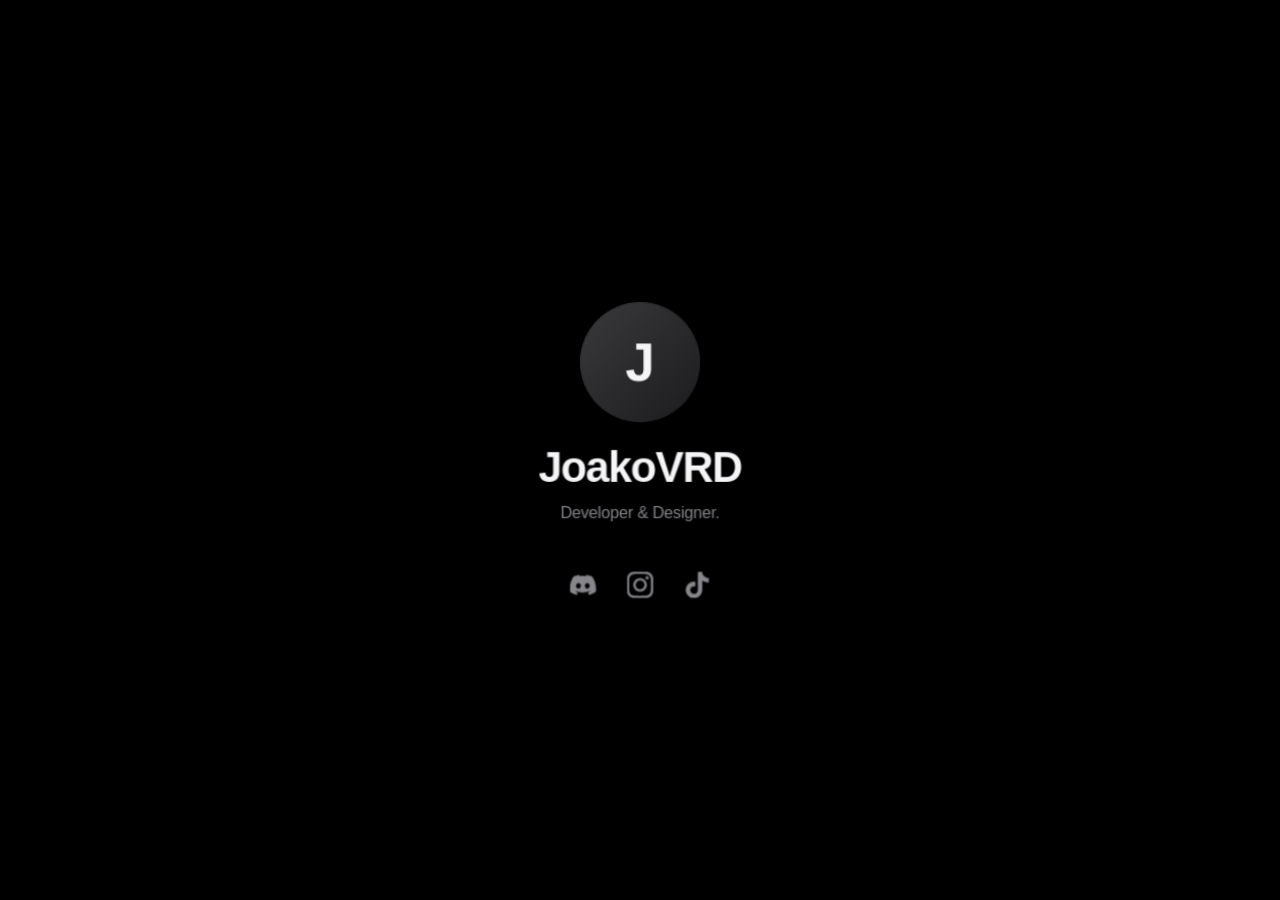
<file: index.html>
<!doctype html>
<html lang="es">
<head>
  <meta charset="utf-8" />
  <meta name="viewport" content="width=device-width, initial-scale=1, viewport-fit=cover" />
  <title>perfil</title>
  <meta name="description" content="" />
  <meta property="og:type" content="profile" />
  <meta property="og:title" content="" />
  <meta property="og:description" content="" />
  <meta property="og:image" content="" />
  <meta name="twitter:card" content="summary" />
  <meta name="theme-color" content="#0a0a0f" />
  <link rel="icon" id="favicon" href="data:," />
  <link rel="preconnect" href="https://fonts.googleapis.com" />
  <link rel="preconnect" href="https://fonts.gstatic.com" crossorigin />
  <link rel="stylesheet" href="assets/css/style.css" />
  <script src="assets/js/defaults.js"></script>
  <script src="assets/js/icons.js"></script>
  <!-- config.js sin caché: los cambios guardados se ven apenas GitHub Pages publica -->
  <script>document.write('<script src="config.js?v=' + Date.now() + '"><\/script>');</script>
</head>
<body>
  <div id="bg" class="bg" aria-hidden="true"></div>
  <div id="bg-overlay" class="bg-overlay" aria-hidden="true"></div>
  <canvas id="particles" class="fx-layer" aria-hidden="true"></canvas>

  <button id="enter" class="enter" type="button" hidden>
    <span id="enter-text" class="enter-text"></span>
  </button>

  <main id="app" class="app" hidden>
    <article id="card" class="card">
      <div class="card-shine" aria-hidden="true"></div>

      <div class="avatar-wrap" id="avatar-wrap">
        <img id="avatar" class="avatar" alt="" referrerpolicy="no-referrer" />
        <img id="avatar-deco" class="avatar-deco" alt="" hidden />
        <span id="status-dot" class="status-dot" hidden></span>
      </div>

      <h1 id="name" class="name"><span id="name-text"></span></h1>
      <div id="badges" class="badges"></div>
      <p id="bio" class="bio"></p>

      <div id="meta" class="meta"></div>

      <section id="stack" class="section" hidden aria-labelledby="stack-title">
        <h2 id="stack-title" class="section-title"></h2>
        <div id="stack-list" class="stack"></div>
      </section>

      <section id="discord" class="discord" hidden aria-live="polite"></section>

      <section id="gh" class="section" hidden aria-labelledby="gh-title">
        <h2 id="gh-title" class="section-title"></h2>
        <div id="gh-stats" class="gh-stats"></div>
        <div id="gh-repos" class="gh-repos"></div>
      </section>
      <nav id="buttons" class="buttons" aria-label="Enlaces destacados"></nav>
      <nav id="links" class="links" aria-label="Redes sociales"></nav>

      <section id="player" class="player" hidden aria-label="Reproductor de música">
        <img id="player-cover" class="player-cover" alt="" hidden />
        <div class="player-main">
          <div class="player-info">
            <span id="player-title" class="player-title"></span>
            <span id="player-artist" class="player-artist"></span>
            <span class="eq" aria-hidden="true"><i></i><i></i><i></i><i></i></span>
          </div>
          <div class="player-bar">
            <span id="player-cur" class="player-time">0:00</span>
            <div id="player-progress" class="player-progress" role="slider" aria-label="Progreso" tabindex="0"><div id="player-fill"></div></div>
            <span id="player-dur" class="player-time">0:00</span>
          </div>
        </div>
        <div class="player-controls">
          <button id="player-prev" type="button" aria-label="Anterior"><svg viewBox="0 0 24 24"><path d="M6 6h2v12H6zM9.5 12 18 6v12z"/></svg></button>
          <button id="player-play" type="button" aria-label="Reproducir"><svg viewBox="0 0 24 24"><path id="player-play-icon" d="M8 5v14l11-7z"/></svg></button>
          <button id="player-next" type="button" aria-label="Siguiente"><svg viewBox="0 0 24 24"><path d="M16 6h2v12h-2zM6 18l8.5-6L6 6z"/></svg></button>
        </div>
      </section>
    </article>
  </main>

  <div id="volume" class="volume" hidden>
    <button id="volume-btn" type="button" aria-label="Silenciar"><svg viewBox="0 0 24 24"><path id="volume-icon" d=""/></svg></button>
    <input id="volume-range" type="range" min="0" max="1" step="0.01" aria-label="Volumen" />
  </div>

  <button id="share" class="share" type="button" aria-label="Copiar enlace del perfil" title="Compartir" hidden>
    <svg viewBox="0 0 24 24"><path d="M18 16a3 3 0 0 0-2.4 1.2l-6.7-3.4a3 3 0 0 0 0-1.6l6.7-3.4A3 3 0 1 0 15 7c0 .3 0 .5.1.8L8.4 11.2a3 3 0 1 0 0 3.6l6.7 3.4-.1.8a3 3 0 1 0 3-3z"/></svg>
  </button>

  <canvas id="cursor-fx" class="fx-layer fx-top" aria-hidden="true"></canvas>
  <div id="toast" class="toast" role="status" aria-live="polite"></div>

  <script src="assets/js/effects.js"></script>
  <script src="assets/js/profile.js"></script>
</body>
</html>
</file>
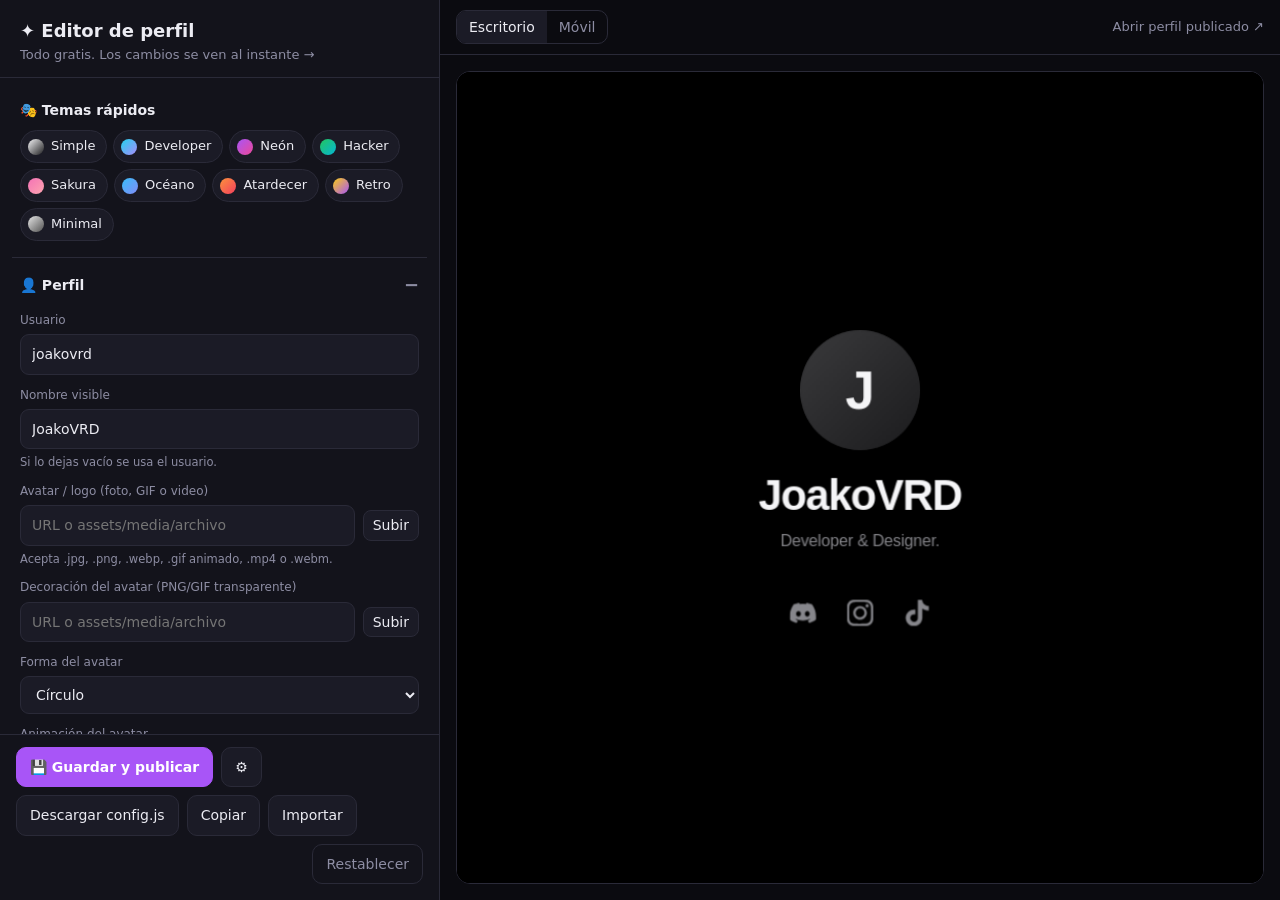
<file: editor.html>
<!doctype html>
<html lang="es">
<head>
  <meta charset="utf-8" />
  <meta name="viewport" content="width=device-width, initial-scale=1" />
  <title>Editor de perfil</title>
  <meta name="robots" content="noindex" />
  <link rel="icon" href="data:image/svg+xml,<svg xmlns='http://www.w3.org/2000/svg' viewBox='0 0 24 24'><text y='20' font-size='20'>✦</text></svg>" />
  <link rel="stylesheet" href="assets/css/editor.css" />
  <script src="assets/js/defaults.js"></script>
  <script src="assets/js/icons.js"></script>
  <!-- config.js sin caché: los cambios guardados se ven apenas GitHub Pages publica -->
  <script>document.write('<script src="config.js?v=' + Date.now() + '"><\/script>');</script>
</head>
<body>
  <aside class="side">
    <header class="side-head">
      <div>
        <h1>✦ Editor de perfil</h1>
        <p>Todo gratis. Los cambios se ven al instante →</p>
      </div>
    </header>

    <form id="form" class="form" autocomplete="off" onsubmit="return false"></form>

    <footer class="side-foot">
      <div id="files" class="files" hidden></div>
      <div id="publish-status" class="publish-status" hidden></div>
      <div class="actions">
        <button id="publish" type="button" class="primary" title="Guarda en GitHub y publica tu perfil (Ctrl+S)">💾 Guardar y publicar<span id="dirty" class="dirty" hidden aria-label="cambios sin guardar"></span></button>
        <button id="gh-settings" type="button" title="Conexión con GitHub" aria-label="Conexión con GitHub">⚙</button>
        <button id="download" type="button">Descargar config.js</button>
        <button id="copy" type="button">Copiar</button>
        <label class="btn-like">Importar<input id="import" type="file" accept=".js,.json" hidden /></label>
        <button id="reset" type="button" class="ghost" title="Descarta los cambios del editor y vuelve a config.js">Restablecer</button>
      </div>
    </footer>
  </aside>

  <main class="preview">
    <div class="preview-bar">
      <div class="seg" role="group" aria-label="Tamaño de vista previa">
        <button type="button" data-size="desktop" class="on">Escritorio</button>
        <button type="button" data-size="mobile">Móvil</button>
      </div>
      <a href="index.html" target="_blank" rel="noopener">Abrir perfil publicado ↗</a>
    </div>
    <div class="frame-wrap"><iframe id="frame" title="Vista previa del perfil" src="index.html?preview=1"></iframe></div>
  </main>

  <dialog id="gh-dialog" class="gh-dialog">
    <form method="dialog" id="gh-form">
      <h2>Conectar con GitHub</h2>
      <p>Para guardar directamente, el editor necesita un <strong>token personal</strong> de tu cuenta de GitHub. Se crea una sola vez:</p>
      <ol>
        <li>Abre <a href="https://github.com/settings/personal-access-tokens/new" target="_blank" rel="noopener">github.com/settings/personal-access-tokens/new</a></li>
        <li><em>Token name</em>: "Editor de perfil". <em>Expiration</em>: la que quieras (puede ser sin vencimiento).</li>
        <li><em>Repository access</em> → <strong>Only select repositories</strong> → elige este repositorio.</li>
        <li><em>Permissions</em> → <em>Repository permissions</em> → <strong>Contents: Read and write</strong>.</li>
        <li>Pulsa <strong>Generate token</strong>, cópialo y pégalo aquí abajo.</li>
      </ol>
      <div class="grid2">
        <label class="field"><span>Usuario de GitHub</span><input id="gh-owner" type="text" required /></label>
        <label class="field"><span>Repositorio</span><input id="gh-repo" type="text" required /></label>
      </div>
      <label class="field"><span>Rama publicada (la de GitHub Pages)</span><input id="gh-branch" type="text" required /></label>
      <label class="field"><span>Token</span><input id="gh-token" type="password" placeholder="github_pat_…" autocomplete="off" required /></label>
      <label class="check"><input id="gh-remember" type="checkbox" checked /> Recordar en este navegador <small>— no lo marques en computadoras compartidas</small></label>
      <p class="gh-note">El token solo se guarda en tu navegador y solo se envía a api.github.com. Nunca se sube al repositorio.</p>
      <div class="actions">
        <button type="submit" value="ok" class="primary">Guardar conexión</button>
        <button type="button" id="gh-forget" class="ghost">Olvidar token</button>
        <button type="submit" value="cancel" formnovalidate>Cancelar</button>
      </div>
    </form>
  </dialog>

  <div id="toast" class="toast" role="status" aria-live="polite"></div>
  <script src="assets/js/publish.js"></script>
  <script src="assets/js/editor.js"></script>
</body>
</html>
</file>
<file: assets/css/style.css>
:root {
  --accent: #a855f7;
  --secondary: #ec4899;
  --text: #ffffff;
  --icon: #ffffff;
  --card-bg: rgba(10, 10, 15, 0.35);
  --card-blur: 14px;
  --radius: 22px;
  --font: "Poppins", system-ui, -apple-system, "Segoe UI", sans-serif;
  --muted: color-mix(in srgb, var(--text) 62%, transparent);
  --line: color-mix(in srgb, var(--text) 12%, transparent);
  --name: var(--text);
  --bio: var(--muted);
  --sel-bg: color-mix(in srgb, var(--accent) 75%, transparent);
  --sel-fg: #ffffff;
  --icon-size: 30px;
}

::selection { background: var(--sel-bg); color: var(--sel-fg); -webkit-text-fill-color: var(--sel-fg); text-shadow: none; }
html { scrollbar-color: var(--accent) transparent; scrollbar-width: thin; }
::-webkit-scrollbar { width: 8px; }
::-webkit-scrollbar-thumb { background: color-mix(in srgb, var(--accent) 70%, transparent); border-radius: 8px; }
:focus-visible { outline-color: var(--accent); }

*, *::before, *::after { box-sizing: border-box; }
html, body { height: 100%; }
body {
  margin: 0;
  font-family: var(--font);
  color: var(--text);
  background: #07060b;
  overflow-x: hidden;
  -webkit-font-smoothing: antialiased;
}
[hidden] { display: none !important; }
button { font: inherit; color: inherit; }
a { color: inherit; }

/* ------------------------------------------------------------------ fondo */
.bg, .bg-overlay, .fx-layer { position: fixed; inset: 0; }
.bg { z-index: 0; background-size: cover; background-position: center; }
.bg .slide { position: absolute; inset: 0; opacity: 0; transition: opacity 1.2s ease; overflow: hidden; }
.bg .slide.on { opacity: 1; }
.bg .slide > video, .bg .slide > img { width: 100%; height: 100%; object-fit: cover; display: block; }
.bg.kenburns .slide.on > img { animation: kenburns 14s ease-out both; }
@keyframes kenburns { from { transform: scale(1); } to { transform: scale(1.12) translate(-1.5%, -1%); } }
.bg.animated { background-size: 300% 300%; animation: bg-shift 18s ease infinite; }
@keyframes bg-shift { 0%, 100% { background-position: 0% 50%; } 50% { background-position: 100% 50%; } }
.bg-overlay { z-index: 1; background: #000; opacity: 0.35; pointer-events: none; }
.fx-layer { z-index: 2; pointer-events: none; }
.fx-top { z-index: 50; }

/* ------------------------------------------------------ pantalla de entrada */
.enter {
  position: fixed; inset: 0; z-index: 40;
  display: grid; place-items: center;
  border: 0; cursor: pointer;
  background: rgba(0, 0, 0, 0.55);
  backdrop-filter: blur(18px); -webkit-backdrop-filter: blur(18px);
  transition: opacity 0.7s ease, visibility 0.7s;
}
.enter.gone { opacity: 0; visibility: hidden; }
.enter-text {
  font-size: clamp(1rem, 2.4vw, 1.35rem);
  letter-spacing: 0.08em;
  animation: pulse 2.4s ease-in-out infinite;
  text-shadow: 0 0 18px var(--accent);
}
@keyframes pulse { 50% { opacity: 0.45; } }

/* ------------------------------------------------------------------ tarjeta */
.app {
  position: relative; z-index: 10;
  min-height: 100%;
  display: grid; place-items: center;
  padding: 48px 16px;
  perspective: 1200px;
}
.card {
  position: relative;
  width: min(100%, 560px);
  padding: 36px 32px 28px;
  display: flex; flex-direction: column; align-items: center; text-align: center; gap: 10px;
  background: var(--card-bg);
  border-radius: var(--radius);
  backdrop-filter: blur(var(--card-blur)) saturate(140%);
  -webkit-backdrop-filter: blur(var(--card-blur)) saturate(140%);
  transform-style: preserve-3d;
  transition: transform 0.25s ease-out, box-shadow 0.3s;
  will-change: transform;
}
.card.bordered { border: 1px solid var(--line); }
.card.glow { box-shadow: 0 0 40px -8px color-mix(in srgb, var(--accent) 55%, transparent), 0 20px 60px -20px rgba(0, 0, 0, 0.6); }
.card-shine {
  position: absolute; inset: 0; border-radius: inherit; pointer-events: none;
  background: radial-gradient(600px circle at var(--mx, 50%) var(--my, 0%), rgba(255, 255, 255, 0.09), transparent 40%);
  opacity: 0; transition: opacity 0.3s;
}
.card:hover .card-shine { opacity: 1; }
.layout-minimal .card::before, .layout-minimal .card-shine { display: none; }
.layout-minimal .card { background: transparent; border: 0; box-shadow: none; backdrop-filter: none; -webkit-backdrop-filter: none; }

.enter-anim-fade-up .card { animation: fade-up 0.9s cubic-bezier(.2, .8, .2, 1) both; }
.enter-anim-zoom .card { animation: zoom-in 0.8s cubic-bezier(.2, .8, .2, 1) both; }
@keyframes fade-up { from { opacity: 0; transform: translateY(30px); } }
@keyframes zoom-in { from { opacity: 0; transform: scale(0.85); } }

/* ------------------------------------------------------------------ avatar */
.avatar-wrap { position: relative; width: 116px; height: 116px; margin-bottom: 6px; transform: translateZ(40px); }
.avatar {
  width: 100%; height: 100%; object-fit: cover; border-radius: 50%;
  border: 2px solid color-mix(in srgb, var(--accent) 70%, transparent);
  box-shadow: 0 0 24px -4px var(--accent);
  background: rgba(255, 255, 255, 0.06);
}
.avatar-rounded .avatar { border-radius: 24%; }
.avatar-square .avatar { border-radius: 8px; }
.avatar-deco { position: absolute; inset: -18%; width: 136%; height: 136%; pointer-events: none; }
.status-dot {
  position: absolute; right: 6%; bottom: 6%;
  width: 24px; height: 24px; border-radius: 50%;
  border: 4px solid #111; background: #80848e;
}
.status-online { background: #23a55a; }
.status-idle { background: #f0b232; }
.status-dnd { background: #f23f43; }

/* ------------------------------------------------------------------ nombre */
.name {
  position: relative; margin: 0;
  font-size: clamp(1.9rem, 6vw, 2.6rem); font-weight: 700; line-height: 1.15;
  transform: translateZ(30px);
}
#name-text { color: var(--name); }
.name.glow #name-text { text-shadow: 0 0 12px var(--accent), 0 0 32px color-mix(in srgb, var(--accent) 60%, transparent); }
.fx-rainbow #name-text, .fx-gradient #name-text, .fx-shimmer #name-text {
  -webkit-background-clip: text; background-clip: text; color: transparent;
}
.fx-rainbow #name-text { background-image: linear-gradient(90deg, #ff5f6d, #ffc371, #f9f871, #47e891, #4facfe, #a855f7, #ff5f6d); background-size: 300% 100%; animation: slide-bg 5s linear infinite; }
.fx-gradient #name-text { background-image: linear-gradient(90deg, var(--accent), var(--secondary), var(--accent)); background-size: 200% 100%; animation: slide-bg 6s linear infinite; }
.fx-shimmer #name-text { background-image: linear-gradient(110deg, var(--text) 35%, var(--accent) 50%, var(--text) 65%); background-size: 250% 100%; animation: slide-bg 3s linear infinite; }
.fx-rainbow.glow #name-text, .fx-gradient.glow #name-text, .fx-shimmer.glow #name-text { text-shadow: none; filter: drop-shadow(0 0 10px color-mix(in srgb, var(--accent) 80%, transparent)); }
@keyframes slide-bg { to { background-position: -300% 0; } }

.fx-glitch #name-text { position: relative; display: inline-block; }
.fx-glitch #name-text::before, .fx-glitch #name-text::after {
  content: attr(data-text); position: absolute; inset: 0; overflow: hidden;
}
.fx-glitch #name-text::before { color: #0ff; transform: translate(-2px, 0); clip-path: inset(0 0 60% 0); animation: glitch 2.6s infinite steps(1); mix-blend-mode: screen; }
.fx-glitch #name-text::after { color: #f0f; transform: translate(2px, 0); clip-path: inset(55% 0 0 0); animation: glitch 2.1s infinite reverse steps(1); mix-blend-mode: screen; }
@keyframes glitch {
  0%, 100% { clip-path: inset(0 0 85% 0); transform: translate(-2px, 0); }
  20% { clip-path: inset(40% 0 35% 0); transform: translate(3px, -1px); }
  40% { clip-path: inset(75% 0 5% 0); transform: translate(-3px, 1px); }
  60% { clip-path: inset(10% 0 70% 0); transform: translate(2px, 0); }
  80% { clip-path: inset(55% 0 25% 0); transform: translate(-1px, 1px); }
}

.sparkle { position: absolute; width: var(--size); height: var(--size); pointer-events: none; animation: sparkle 1.2s ease forwards; }
.sparkle svg { width: 100%; height: 100%; display: block; filter: drop-shadow(0 0 4px currentColor); }
@keyframes sparkle { 0% { transform: scale(0) rotate(0); opacity: 0; } 40% { transform: scale(1) rotate(90deg); opacity: 1; } 100% { transform: scale(0) rotate(180deg); opacity: 0; } }

/* ---------------------------------------------------------------- insignias */
.badges { display: flex; flex-wrap: wrap; justify-content: center; gap: 6px; transform: translateZ(20px); }
.badges:empty { display: none; }
.badge {
  position: relative; display: grid; place-items: center;
  width: 32px; height: 32px; border-radius: 10px;
  background: color-mix(in srgb, var(--badge, var(--accent)) 18%, transparent);
  border: 1px solid color-mix(in srgb, var(--badge, var(--accent)) 45%, transparent);
  font-size: 16px; line-height: 1; cursor: default;
  transition: transform 0.2s;
}
.badge:hover, .badge:focus-visible { transform: translateY(-2px) scale(1.08); outline: none; }
.badge img { width: 20px; height: 20px; object-fit: contain; }
.badge .bi { width: 18px; height: 18px; background: var(--badge, var(--accent)); -webkit-mask: var(--mask) center / contain no-repeat; mask: var(--mask) center / contain no-repeat; }
.tip {
  position: absolute; bottom: calc(100% + 8px); left: 50%; translate: -50% 4px;
  padding: 5px 9px; border-radius: 8px; white-space: nowrap;
  background: rgba(10, 10, 14, 0.92); color: #fff; font-size: 12px;
  opacity: 0; pointer-events: none; transition: opacity 0.15s, translate 0.15s; z-index: 5;
}
.badge:hover .tip, .badge:focus-visible .tip, .link:hover .tip, .link:focus-visible .tip { opacity: 1; translate: -50% 0; }

/* ----------------------------------------------------------------------- bio */
.bio { margin: 2px 0 0; min-height: 1.5em; color: var(--bio); font-size: 1rem; max-width: 42ch; transform: translateZ(20px); white-space: pre-line; }
.bio:empty { display: none; }
.caret { margin-left: 1px; animation: blink 1s steps(1) infinite; color: var(--accent); }
@keyframes blink { 50% { opacity: 0; } }

.meta { display: flex; flex-wrap: wrap; justify-content: center; gap: 14px; color: var(--muted); font-size: 0.85rem; }
.meta:empty { display: none; }
.meta span { display: inline-flex; align-items: center; gap: 5px; }
.meta svg { width: 15px; height: 15px; fill: currentColor; }

/* ------------------------------------------------------------ discord presence */
.discord {
  width: 100%; display: flex; align-items: center; gap: 12px; text-align: left;
  margin-top: 8px; padding: 12px; border-radius: 14px;
  background: rgba(0, 0, 0, 0.25); border: 1px solid var(--line);
}
.discord-av { position: relative; flex: none; width: 52px; height: 52px; }
.discord-av img.main { width: 100%; height: 100%; border-radius: 12px; object-fit: cover; }
.discord-av img.small { position: absolute; right: -4px; bottom: -4px; width: 22px; height: 22px; border-radius: 50%; border: 2px solid #111; }
.discord-av .status-dot { width: 16px; height: 16px; border-width: 3px; right: -3px; bottom: -3px; }
.discord-txt { min-width: 0; display: flex; flex-direction: column; gap: 1px; font-size: 0.85rem; }
.discord-txt strong { font-size: 0.95rem; }
.discord-txt span { color: var(--muted); overflow: hidden; text-overflow: ellipsis; white-space: nowrap; }
.discord-bar { height: 3px; margin-top: 4px; border-radius: 3px; background: var(--line); overflow: hidden; }
.discord-bar div { height: 100%; background: #1db954; }

/* ---------------------------------------------------------- botones destacados */
.buttons { width: 100%; display: flex; flex-direction: column; gap: 8px; margin-top: 8px; }
.buttons:empty { display: none; }
.btn {
  display: flex; align-items: center; gap: 12px; padding: 12px 14px;
  border-radius: 14px; text-decoration: none; text-align: left;
  background: rgba(255, 255, 255, 0.05); border: 1px solid var(--line);
  transition: background 0.2s, transform 0.2s, border-color 0.2s;
}
.btn:hover, .btn:focus-visible { background: color-mix(in srgb, var(--accent) 16%, transparent); border-color: color-mix(in srgb, var(--accent) 50%, transparent); transform: translateY(-2px); outline: none; }
.btn .ico { flex: none; width: 36px; height: 36px; border-radius: 10px; display: grid; place-items: center; background: rgba(255, 255, 255, 0.07); }
.btn .ico i { width: 20px; height: 20px; }
.btn .ico img { width: 100%; height: 100%; border-radius: inherit; object-fit: cover; }
.btn div { display: flex; flex-direction: column; min-width: 0; flex: 1; }
.btn strong { font-size: 0.95rem; }
.btn small { color: var(--muted); font-size: 0.8rem; }
.btn .arrow { width: 18px; height: 18px; fill: var(--muted); flex: none; }

/* ------------------------------------------------------------- redes sociales */
.links { display: flex; flex-wrap: wrap; justify-content: center; gap: 14px; margin-top: 10px; transform: translateZ(25px); }
.links:empty { display: none; }
.link {
  position: relative; display: grid; place-items: center;
  width: calc(var(--icon-size) + 12px); height: calc(var(--icon-size) + 12px);
  border: 0; padding: 0; background: none; cursor: pointer;
  transition: transform 0.25s cubic-bezier(.34, 1.56, .64, 1), background 0.25s, border-color 0.25s, box-shadow 0.25s;
}
.link:focus-visible { outline: 2px solid var(--accent); outline-offset: 3px; border-radius: 12px; }
i.si { display: block; width: 30px; height: 30px; background: var(--c, var(--icon)); -webkit-mask: var(--mask) center / contain no-repeat; mask: var(--mask) center / contain no-repeat; transition: background 0.25s, filter 0.25s; }
.links i.si, .links .link > img, .links .emoji { width: var(--icon-size); height: var(--icon-size); }
.links .emoji { font-size: calc(var(--icon-size) * 0.85); line-height: var(--icon-size); }
.icon-glow i.si { filter: drop-shadow(0 0 7px var(--c, var(--icon))); }
.icon-colorhover .link:hover i.si, .icon-colorhover .link:focus-visible i.si { background: var(--brand, var(--c, var(--icon))); filter: drop-shadow(0 0 10px var(--brand, var(--c, var(--icon)))); }
.link img { width: 30px; height: 30px; object-fit: contain; }

/* ------------------------------------------------------------------ reproductor */
.player {
  width: 100%; display: flex; align-items: center; gap: 12px; margin-top: 14px; padding: 10px 12px;
  border-radius: 14px; background: rgba(0, 0, 0, 0.28); border: 1px solid var(--line); text-align: left;
}
.player-cover { width: 44px; height: 44px; border-radius: 10px; object-fit: cover; flex: none; }
.player-main { flex: 1; min-width: 0; display: flex; flex-direction: column; gap: 6px; }
.player-info { display: flex; gap: 6px; align-items: baseline; min-width: 0; font-size: 0.85rem; }
.player-title { font-weight: 600; white-space: nowrap; overflow: hidden; text-overflow: ellipsis; }
.player-artist { color: var(--muted); white-space: nowrap; overflow: hidden; text-overflow: ellipsis; }
.player-bar { display: flex; align-items: center; gap: 8px; }
.player-time { font-size: 0.7rem; color: var(--muted); font-variant-numeric: tabular-nums; min-width: 30px; }
.player-time:last-child { text-align: right; }
.player-progress { flex: 1; height: 5px; border-radius: 5px; background: var(--line); cursor: pointer; position: relative; }
.player-progress:focus-visible { outline: 2px solid var(--accent); outline-offset: 3px; }
#player-fill { height: 100%; width: 0; border-radius: inherit; background: linear-gradient(90deg, var(--accent), var(--secondary)); }
.player-controls { display: flex; gap: 2px; }
.player-controls button, .volume button { display: grid; place-items: center; width: 32px; height: 32px; border: 0; border-radius: 50%; background: none; cursor: pointer; transition: background 0.2s; }
.player-controls button:hover, .volume button:hover { background: rgba(255, 255, 255, 0.1); }
.player-controls svg, .volume svg { width: 20px; height: 20px; fill: currentColor; }
#player-play { background: color-mix(in srgb, var(--accent) 30%, transparent); }

.volume {
  position: fixed; top: 16px; left: 16px; z-index: 30;
  display: flex; align-items: center; gap: 4px; padding: 4px 10px 4px 4px;
  border-radius: 999px; background: rgba(0, 0, 0, 0.35); border: 1px solid var(--line);
  backdrop-filter: blur(10px); -webkit-backdrop-filter: blur(10px);
}
.volume input { width: 0; opacity: 0; transition: width 0.25s, opacity 0.25s; accent-color: var(--accent); }
.volume:hover input, .volume:focus-within input { width: 90px; opacity: 1; }

/* ---------------------------------------------------------------------- toast */
.toast {
  position: fixed; left: 50%; bottom: 24px; z-index: 60; translate: -50% 20px;
  padding: 10px 16px; border-radius: 12px; font-size: 0.9rem;
  background: rgba(10, 10, 14, 0.92); border: 1px solid var(--line); color: #fff;
  opacity: 0; pointer-events: none; transition: opacity 0.25s, translate 0.25s;
}
.toast.show { opacity: 1; translate: -50% 0; }

@media (max-width: 480px) {
  .card { padding: 30px 18px 22px; }
  .avatar-wrap { width: 100px; height: 100px; }
  .links { gap: 10px; }
}
@media (prefers-reduced-motion: reduce) {
  *, *::before, *::after { animation-duration: 0.01ms !important; animation-iteration-count: 1 !important; transition-duration: 0.01ms !important; }
}

/* ======================================================= animaciones extra */

/* --- estilo de fondo de los íconos */
.icon-style-glass .link, .icon-style-circle .link {
  width: calc(var(--icon-size) + 22px); height: calc(var(--icon-size) + 22px);
  background: rgba(255, 255, 255, 0.06); border: 1px solid var(--line); border-radius: 14px;
}
.icon-style-circle .link { border-radius: 50%; }
.icon-style-glass .link:hover, .icon-style-circle .link:hover {
  background: color-mix(in srgb, var(--brand, var(--accent)) 16%, transparent);
  border-color: color-mix(in srgb, var(--accent) 55%, transparent);
  box-shadow: 0 8px 24px -8px color-mix(in srgb, var(--accent) 70%, transparent);
}

/* --- animación en reposo (va en el ícono interior para no chocar con el hover) */
.icon-anim-float .link > :first-child { animation: icon-float 3.2s ease-in-out infinite; animation-delay: calc(var(--i, 0) * -0.45s); }
.icon-anim-pulse .link > :first-child { animation: icon-pulse 2.4s ease-in-out infinite; animation-delay: calc(var(--i, 0) * 0.3s); }
.icon-anim-wave .link > :first-child { animation: icon-wave 2.8s ease-in-out infinite; animation-delay: calc(var(--i, 0) * 0.18s); }
.icon-anim-spin .link > :first-child { animation: icon-spin 6s linear infinite; animation-delay: calc(var(--i, 0) * -0.8s); }
@keyframes icon-float { 50% { transform: translateY(-4px); } }
@keyframes icon-pulse { 50% { transform: scale(1.1); } }
@keyframes icon-wave { 0%, 60%, 100% { transform: rotate(0); } 15% { transform: rotate(-12deg); } 30% { transform: rotate(10deg); } 45% { transform: rotate(-5deg); } }
@keyframes icon-spin { to { transform: rotateY(360deg); } }
.link:hover > :first-child { animation-play-state: paused; }

/* --- efecto al pasar el mouse */
.icon-hover-lift .link:hover, .icon-hover-lift .link:focus-visible { transform: translateY(-5px) scale(1.12); }
.icon-hover-grow .link:hover, .icon-hover-grow .link:focus-visible { transform: scale(1.28); }
.icon-hover-rotate .link:hover, .icon-hover-rotate .link:focus-visible { transform: rotate(-12deg) scale(1.18); }
.icon-hover-flip .link { transition-duration: 0.6s; }
.icon-hover-flip .link:hover, .icon-hover-flip .link:focus-visible { transform: rotateY(360deg) scale(1.1); }
.icon-hover-shake .link:hover, .icon-hover-shake .link:focus-visible { animation: icon-shake 0.45s ease; }
@keyframes icon-shake { 20% { transform: translateX(-3px) rotate(-6deg); } 40% { transform: translateX(3px) rotate(6deg); } 60% { transform: translateX(-2px) rotate(-3deg); } 80% { transform: translateX(2px) rotate(3deg); } }

/* --- aparición escalonada */
.stagger .link, .stagger .badge, .stagger .btn { animation: pop-in 0.55s cubic-bezier(.34, 1.56, .64, 1) backwards; animation-delay: calc(0.35s + var(--i, 0) * 0.08s); }
.stagger .btn { animation-name: slide-in; }
@keyframes pop-in { from { opacity: 0; transform: scale(0.3) translateY(12px); } }
@keyframes slide-in { from { opacity: 0; transform: translateX(-18px); } }

/* --- onda al hacer clic */
.ripple {
  position: absolute; left: 50%; top: 50%; width: 100%; aspect-ratio: 1; translate: -50% -50%;
  border-radius: 50%; border: 2px solid var(--accent); pointer-events: none;
  animation: ripple 0.6s ease-out forwards;
}
.btn .ripple, .repo .ripple { width: 40%; border: 0; background: color-mix(in srgb, var(--accent) 35%, transparent); }
@keyframes ripple { from { scale: 0.4; opacity: 0.9; } to { scale: 1.9; opacity: 0; } }

/* --- insignias */
.badge .bi, .badge img, .badge .emoji { transition: transform 0.5s cubic-bezier(.34, 1.56, .64, 1); }
.badge:hover .bi, .badge:hover img, .badge:hover .emoji { transform: rotate(360deg) scale(1.1); }
.badge:hover { box-shadow: 0 0 16px -2px var(--badge, var(--accent)); }
.badge-anim-shine .badge::before {
  content: ""; position: absolute; inset: 0; border-radius: inherit; pointer-events: none;
  background: linear-gradient(110deg, transparent 35%, rgba(255, 255, 255, 0.5) 50%, transparent 65%) no-repeat;
  background-size: 250% 100%; background-position: 160% 0;
  animation: badge-shine 4s ease-in-out infinite; animation-delay: calc(var(--i, 0) * 0.2s);
}
@keyframes badge-shine { 0%, 55% { background-position: 160% 0; } 100% { background-position: -60% 0; } }
.badge-anim-float .badge > :first-child { animation: icon-float 2.6s ease-in-out infinite; animation-delay: calc(var(--i, 0) * -0.4s); }

/* --- botones destacados */
.btn { position: relative; overflow: hidden; }
.btn .ico { transition: transform 0.3s cubic-bezier(.34, 1.56, .64, 1); }
.btn:hover .ico { transform: scale(1.1) rotate(-6deg); }
.btn .arrow { transition: transform 0.25s; }
.btn:hover .arrow { transform: translateX(4px); fill: var(--text); }
.btn-shine .btn::after {
  content: ""; position: absolute; inset: 0; pointer-events: none;
  background: linear-gradient(110deg, transparent 30%, rgba(255, 255, 255, 0.14) 50%, transparent 70%);
  translate: -100% 0; transition: translate 0.7s ease;
}
.btn-shine .btn:hover::after { translate: 100% 0; }

/* --- avatar */
.avatar-wrap { isolation: isolate; --av-radius: 50%; }
.avatar-rounded { --av-radius: 24%; }
.avatar-square { --av-radius: 8px; }
.avatar { transition: transform 0.4s cubic-bezier(.34, 1.56, .64, 1); }
.avatar-wrap:hover .avatar { transform: scale(1.06) rotate(-3deg); }
.avatar-anim-ring .avatar { border-color: transparent; }
.avatar-anim-ring::before {
  content: ""; position: absolute; inset: -4px; z-index: -1; border-radius: var(--av-radius);
  background: conic-gradient(from var(--angle), var(--accent), var(--secondary), transparent 55%, var(--accent));
  animation: spin-angle 3s linear infinite;
}
.avatar-anim-ring::after {
  content: ""; position: absolute; inset: -4px; z-index: -2; border-radius: var(--av-radius);
  background: conic-gradient(from var(--angle), var(--accent), var(--secondary), transparent 55%, var(--accent));
  filter: blur(14px); opacity: 0.7; animation: spin-angle 3s linear infinite;
}
.avatar-anim-pulse .avatar { animation: avatar-pulse 2.4s ease-out infinite; }
@keyframes avatar-pulse { 0% { box-shadow: 0 0 0 0 color-mix(in srgb, var(--accent) 70%, transparent); } 100% { box-shadow: 0 0 0 18px transparent; } }
.avatar-anim-float .avatar { animation: icon-float 4s ease-in-out infinite; }

/* --- borde animado de la tarjeta */
@property --angle { syntax: "<angle>"; initial-value: 0deg; inherits: false; }
@keyframes spin-angle { to { --angle: 360deg; } }
.card.border-animated { border-color: transparent; }
.card.border-animated::before {
  content: ""; position: absolute; inset: -1px; border-radius: inherit; padding: 1.5px; pointer-events: none;
  background: conic-gradient(from var(--angle), var(--accent), var(--secondary), transparent 30%, transparent 60%, var(--accent));
  -webkit-mask: linear-gradient(#000 0 0) content-box, linear-gradient(#000 0 0);
  -webkit-mask-composite: xor; mask-composite: exclude;
  animation: spin-angle 5s linear infinite;
}

/* --- reproductor: ecualizador */
.eq { display: inline-flex; align-items: flex-end; gap: 2px; height: 12px; margin-left: auto; flex: none; opacity: 0.35; }
.eq i { width: 3px; height: 30%; border-radius: 2px; background: var(--accent); }
.player.playing .eq { opacity: 1; }
.player.playing .eq i { animation: eq 0.9s ease-in-out infinite; }
.player.playing .eq i:nth-child(2) { animation-delay: -0.3s; }
.player.playing .eq i:nth-child(3) { animation-delay: -0.6s; }
.player.playing .eq i:nth-child(4) { animation-delay: -0.15s; }
@keyframes eq { 0%, 100% { height: 25%; } 50% { height: 100%; } }
.player.playing .player-cover { box-shadow: 0 0 14px -2px var(--accent); }

/* --- fondo con parallax */
.bg.parallax { transition: transform 0.4s ease-out; transform: scale(1.06); }

/* --- botón compartir y presencia */
.share {
  position: fixed; top: 16px; right: 16px; z-index: 30;
  display: grid; place-items: center; width: 40px; height: 40px; border-radius: 50%;
  background: rgba(0, 0, 0, 0.35); border: 1px solid var(--line); cursor: pointer;
  backdrop-filter: blur(10px); -webkit-backdrop-filter: blur(10px);
  transition: transform 0.25s, background 0.25s;
}
.share:hover { transform: rotate(-12deg) scale(1.08); background: color-mix(in srgb, var(--accent) 30%, transparent); }
.share svg { width: 18px; height: 18px; fill: currentColor; }
.discord { transition: transform 0.25s, border-color 0.25s; }
.discord:hover { transform: translateY(-2px); border-color: color-mix(in srgb, var(--accent) 50%, transparent); }
.meta span { transition: color 0.2s; }
.meta span:hover { color: var(--text); }

/* ======================================================= perfil de desarrollador */
.bio-prefix { color: var(--accent); font-weight: 600; margin-right: 2px; }

.section { width: 100%; margin-top: 14px; text-align: left; }
.section-title {
  display: flex; align-items: center; gap: 10px; margin: 0 0 10px;
  font-size: 0.72rem; font-weight: 600; letter-spacing: 0.14em; text-transform: uppercase; color: var(--muted);
}
.section-title::after { content: ""; flex: 1; height: 1px; background: linear-gradient(90deg, var(--line), transparent); }

/* --- stack */
.stack { display: flex; flex-wrap: wrap; gap: 7px; }
.chip {
  --chip: var(--accent);
  display: inline-flex; align-items: center; gap: 7px; padding: 6px 11px 6px 9px;
  border-radius: 999px; font-size: 0.8rem; line-height: 1;
  background: color-mix(in srgb, var(--chip) 10%, rgba(255, 255, 255, 0.03));
  border: 1px solid color-mix(in srgb, var(--chip) 30%, transparent);
  transition: transform 0.25s cubic-bezier(.34, 1.56, .64, 1), background 0.25s, box-shadow 0.25s;
}
.chip i.si { width: 15px; height: 15px; }
.chip img { width: 15px; height: 15px; object-fit: contain; }
.chip:hover { transform: translateY(-2px); background: color-mix(in srgb, var(--chip) 22%, transparent); box-shadow: 0 6px 18px -8px var(--chip); }

/* --- GitHub */
.gh-stats { display: flex; flex-wrap: wrap; gap: 8px; margin-bottom: 10px; }
.gh-stat {
  display: flex; align-items: baseline; gap: 6px; padding: 8px 12px; border-radius: 12px;
  background: rgba(255, 255, 255, 0.04); border: 1px solid var(--line); font-size: 0.78rem; color: var(--muted);
  text-decoration: none;
}
.gh-stat strong { color: var(--text); font-size: 1rem; font-variant-numeric: tabular-nums; }
.gh-user { align-items: center; margin-left: auto; transition: border-color 0.2s, color 0.2s; }
.gh-user i.si { width: 16px; height: 16px; }
.gh-user:hover { color: var(--text); border-color: color-mix(in srgb, var(--accent) 55%, transparent); }
.gh-repos { display: grid; grid-template-columns: repeat(auto-fill, minmax(220px, 1fr)); gap: 8px; }
.repo {
  position: relative; overflow: hidden; display: flex; flex-direction: column; gap: 6px; padding: 12px 13px;
  border-radius: 14px; text-decoration: none; min-width: 0;
  background: rgba(255, 255, 255, 0.04); border: 1px solid var(--line);
  transition: transform 0.25s, border-color 0.25s, background 0.25s, box-shadow 0.25s;
}
.repo:hover, .repo:focus-visible {
  transform: translateY(-3px); outline: none;
  border-color: color-mix(in srgb, var(--accent) 55%, transparent);
  background: color-mix(in srgb, var(--accent) 8%, transparent);
  box-shadow: 0 10px 28px -14px var(--accent);
}
.repo-head { display: flex; align-items: center; gap: 8px; min-width: 0; }
.repo-head i.si { flex: none; width: 15px; height: 15px; background: var(--accent); }
.repo-head strong { font-size: 0.9rem; white-space: nowrap; overflow: hidden; text-overflow: ellipsis; }
.repo p { margin: 0; font-size: 0.78rem; color: var(--muted); display: -webkit-box; -webkit-line-clamp: 2; -webkit-box-orient: vertical; overflow: hidden; }
.repo-foot { display: flex; align-items: center; gap: 12px; margin-top: auto; font-size: 0.74rem; color: var(--muted); }
.repo-foot span { display: inline-flex; align-items: center; gap: 4px; }
.repo-foot svg { width: 13px; height: 13px; fill: currentColor; }
.lang::before { content: ""; width: 9px; height: 9px; border-radius: 50%; background: var(--lang); }
.stagger .chip, .stagger .repo { animation: pop-in 0.55s cubic-bezier(.34, 1.56, .64, 1) backwards; animation-delay: calc(0.35s + var(--i, 0) * 0.06s); }

/* ======================================================= estilo "clean" (sobrio) */
.style-clean .avatar { border: 0; box-shadow: none; }
.style-clean .name { font-weight: 600; letter-spacing: -0.03em; }
.style-clean .bio { letter-spacing: -0.01em; }
.style-clean .badge { background: rgba(255, 255, 255, 0.06); border-color: var(--line); }
.style-clean .badge:hover { box-shadow: none; }
.style-clean .badge-anim-shine .badge::before { display: none; }
.style-clean .link, .style-clean .link:hover { background: none; border-color: transparent; box-shadow: none; }
.style-clean .links i.si { filter: none; transition: background 0.3s ease, transform 0.3s ease; }
.style-clean .links .link:hover i.si, .style-clean .links .link:focus-visible i.si { background: var(--text); filter: none; }
.style-clean .icon-hover-lift .link:hover, .style-clean .icon-hover-lift .link:focus-visible { transform: translateY(-2px); }
.style-clean .ripple { display: none; }
.style-clean .tip { background: rgba(40, 40, 42, 0.95); font-size: 12px; border-radius: 7px; }
.style-clean .btn, .style-clean .chip, .style-clean .repo { background: rgba(255, 255, 255, 0.05); border-color: var(--line); box-shadow: none; }
.style-clean .enter { background: #000; backdrop-filter: none; }
.style-clean .enter-text { text-shadow: none; letter-spacing: 0; }
.style-clean .links { margin-top: 26px; gap: 18px; }
.style-clean .name { margin-top: 4px; }
</file>
<file: assets/css/editor.css>
:root {
  --bg: #0b0b10;
  --panel: #13131b;
  --field: #1b1b26;
  --line: #2a2a38;
  --text: #ececf3;
  --muted: #8d8da3;
  --accent: #a855f7;
  color-scheme: dark;
}
* { box-sizing: border-box; }
html, body { height: 100%; margin: 0; }
body {
  display: grid; grid-template-columns: minmax(340px, 440px) 1fr;
  background: var(--bg); color: var(--text);
  font: 14px/1.45 system-ui, -apple-system, "Segoe UI", Roboto, sans-serif;
}
button, input, select, textarea { font: inherit; color: inherit; }

.side { display: flex; flex-direction: column; min-height: 0; height: 100vh; background: var(--panel); border-right: 1px solid var(--line); }
.side-head { padding: 18px 20px 12px; border-bottom: 1px solid var(--line); }
.side-head h1 { margin: 0; font-size: 18px; }
.side-head p { margin: 2px 0 0; color: var(--muted); font-size: 13px; }
.form { flex: 1; overflow-y: auto; padding: 8px 12px 24px; }

details { border-bottom: 1px solid var(--line); }
summary { cursor: pointer; padding: 14px 8px; font-weight: 600; list-style: none; display: flex; justify-content: space-between; align-items: center; }
summary::-webkit-details-marker { display: none; }
summary::after { content: "+"; color: var(--muted); font-size: 18px; }
details[open] summary::after { content: "−"; }
.fields { display: grid; gap: 12px; padding: 0 8px 18px; }

.field { display: grid; gap: 5px; }
.field > span { font-size: 12px; color: var(--muted); display: flex; justify-content: space-between; }
.field input[type="text"], .field input[type="number"], .field input[type="url"], .field select, .field textarea {
  width: 100%; padding: 9px 11px; border-radius: 9px; border: 1px solid var(--line); background: var(--field); outline: none;
}
.field textarea { resize: vertical; min-height: 76px; }
.field input:focus, .field select:focus, .field textarea:focus { border-color: var(--accent); }
.field small { color: var(--muted); font-size: 11.5px; }
.row { display: flex; gap: 8px; align-items: center; }
.row > input[type="text"] { flex: 1; min-width: 0; }
input[type="range"] { width: 100%; accent-color: var(--accent); }
input[type="color"] { width: 42px; height: 36px; padding: 2px; border-radius: 9px; border: 1px solid var(--line); background: var(--field); cursor: pointer; }
.check { display: flex; align-items: center; gap: 10px; cursor: pointer; font-size: 13.5px; }
.check input { width: 18px; height: 18px; accent-color: var(--accent); }
.grid2 { display: grid; grid-template-columns: 1fr 1fr; gap: 12px; }

.list { display: grid; gap: 10px; }
.item { border: 1px solid var(--line); border-radius: 12px; padding: 12px; display: grid; gap: 10px; background: #16161f; }
.item-head { display: flex; justify-content: space-between; align-items: center; font-size: 12px; color: var(--muted); }
.item-tools { display: flex; gap: 4px; }
.item-tools button, .mini { border: 1px solid var(--line); background: var(--field); border-radius: 8px; padding: 4px 9px; cursor: pointer; }
.item-tools button:hover, .mini:hover { border-color: var(--accent); }
.mini.on { border-color: var(--accent); color: var(--text); background: color-mix(in srgb, var(--accent) 25%, var(--field)); }
.themes-wrap { padding: 14px 8px 16px; border-bottom: 1px solid var(--line); display: grid; gap: 10px; }
.themes-wrap > span { font-weight: 600; }
.themes { display: flex; flex-wrap: wrap; gap: 6px; }
.theme { display: inline-flex; align-items: center; gap: 7px; padding: 6px 11px 6px 7px; border-radius: 999px; border: 1px solid var(--line); background: var(--field); cursor: pointer; font-size: 13px; transition: border-color 0.2s, transform 0.2s; }
.theme:hover { border-color: var(--a); transform: translateY(-1px); }
.theme .sw { width: 16px; height: 16px; border-radius: 50%; background: linear-gradient(135deg, var(--a), var(--b)); }
.list-label { font-size: 12px; color: var(--muted); margin-bottom: -6px; }
.add { border: 1px dashed var(--line); background: none; border-radius: 12px; padding: 10px; cursor: pointer; color: var(--muted); }
.add:hover { border-color: var(--accent); color: var(--text); }

.side-foot { border-top: 1px solid var(--line); padding: 12px 16px 16px; display: grid; gap: 10px; }
.actions { display: flex; flex-wrap: wrap; gap: 8px; }
.actions button, .btn-like { border: 1px solid var(--line); background: var(--field); padding: 9px 13px; border-radius: 10px; cursor: pointer; }
.actions button:hover, .btn-like:hover { border-color: var(--accent); }
.actions .primary { background: var(--accent); border-color: var(--accent); color: #fff; font-weight: 600; }
.actions .ghost { background: none; margin-left: auto; color: var(--muted); }
.files { font-size: 12px; color: var(--muted); background: #1d1a10; border: 1px solid #4a3f14; border-radius: 10px; padding: 10px 12px; }
.files strong { color: #f5d06b; }
.files code { color: var(--text); }

.preview { display: flex; flex-direction: column; min-width: 0; height: 100vh; }
.preview-bar { display: flex; justify-content: space-between; align-items: center; padding: 10px 16px; border-bottom: 1px solid var(--line); }
.preview-bar a { color: var(--muted); text-decoration: none; font-size: 13px; }
.preview-bar a:hover { color: var(--text); }
.seg { display: inline-flex; border: 1px solid var(--line); border-radius: 10px; overflow: hidden; }
.seg button { border: 0; background: none; padding: 6px 12px; cursor: pointer; color: var(--muted); }
.seg button.on { background: var(--field); color: var(--text); }
.frame-wrap { flex: 1; display: grid; place-items: center; padding: 16px; min-height: 0; }
iframe { width: 100%; height: 100%; border: 1px solid var(--line); border-radius: 14px; background: #000; transition: width 0.3s; }
.mobile iframe { width: 390px; max-width: 100%; height: min(100%, 844px); }

.toast { position: fixed; left: 50%; bottom: 24px; translate: -50% 20px; padding: 10px 16px; border-radius: 10px; background: #222; border: 1px solid var(--line); opacity: 0; pointer-events: none; transition: 0.25s; z-index: 9; }
.toast.show { opacity: 1; translate: -50% 0; }

@media (max-width: 860px) {
  body { grid-template-columns: 1fr; }
  .side { height: auto; min-height: 0; border-right: 0; }
  .form { overflow: visible; }
  .preview { order: -1; position: sticky; top: 0; z-index: 2; background: var(--bg); height: 55vh; }
}

/* ------------------------------------------------------------ guardar y publicar */
.actions .primary { position: relative; }
.dirty { position: absolute; top: -4px; right: -4px; width: 11px; height: 11px; border-radius: 50%; background: #f5d06b; border: 2px solid var(--panel); }
.actions button:disabled { opacity: 0.6; cursor: progress; }
.publish-status { font-size: 12.5px; color: var(--muted); background: var(--field); border: 1px solid var(--line); border-radius: 10px; padding: 9px 12px; }
.publish-status.ok { color: #86efac; border-color: #14532d; background: #0b1f14; }
.publish-status.err { color: #fca5a5; border-color: #7f1d1d; background: #1f0b0b; }
.publish-status a { color: inherit; }
.gh-dialog { width: min(560px, calc(100vw - 32px)); max-height: calc(100vh - 32px); overflow: auto; padding: 22px; border: 1px solid var(--line); border-radius: 16px; background: var(--panel); color: var(--text); }
.gh-dialog::backdrop { background: rgba(0, 0, 0, 0.6); backdrop-filter: blur(4px); }
.gh-dialog h2 { margin: 0 0 8px; font-size: 18px; }
.gh-dialog p, .gh-dialog ol { margin: 0 0 12px; color: var(--muted); font-size: 13.5px; }
.gh-dialog ol { padding-left: 20px; display: grid; gap: 4px; }
.gh-dialog a { color: var(--accent); }
.gh-dialog form { display: grid; gap: 12px; }
.gh-dialog input[type="text"], .gh-dialog input[type="password"] { width: 100%; padding: 9px 11px; border-radius: 9px; border: 1px solid var(--line); background: var(--field); outline: none; }
.gh-dialog input:focus { border-color: var(--accent); }
.gh-note { font-size: 12px !important; }
</file>
